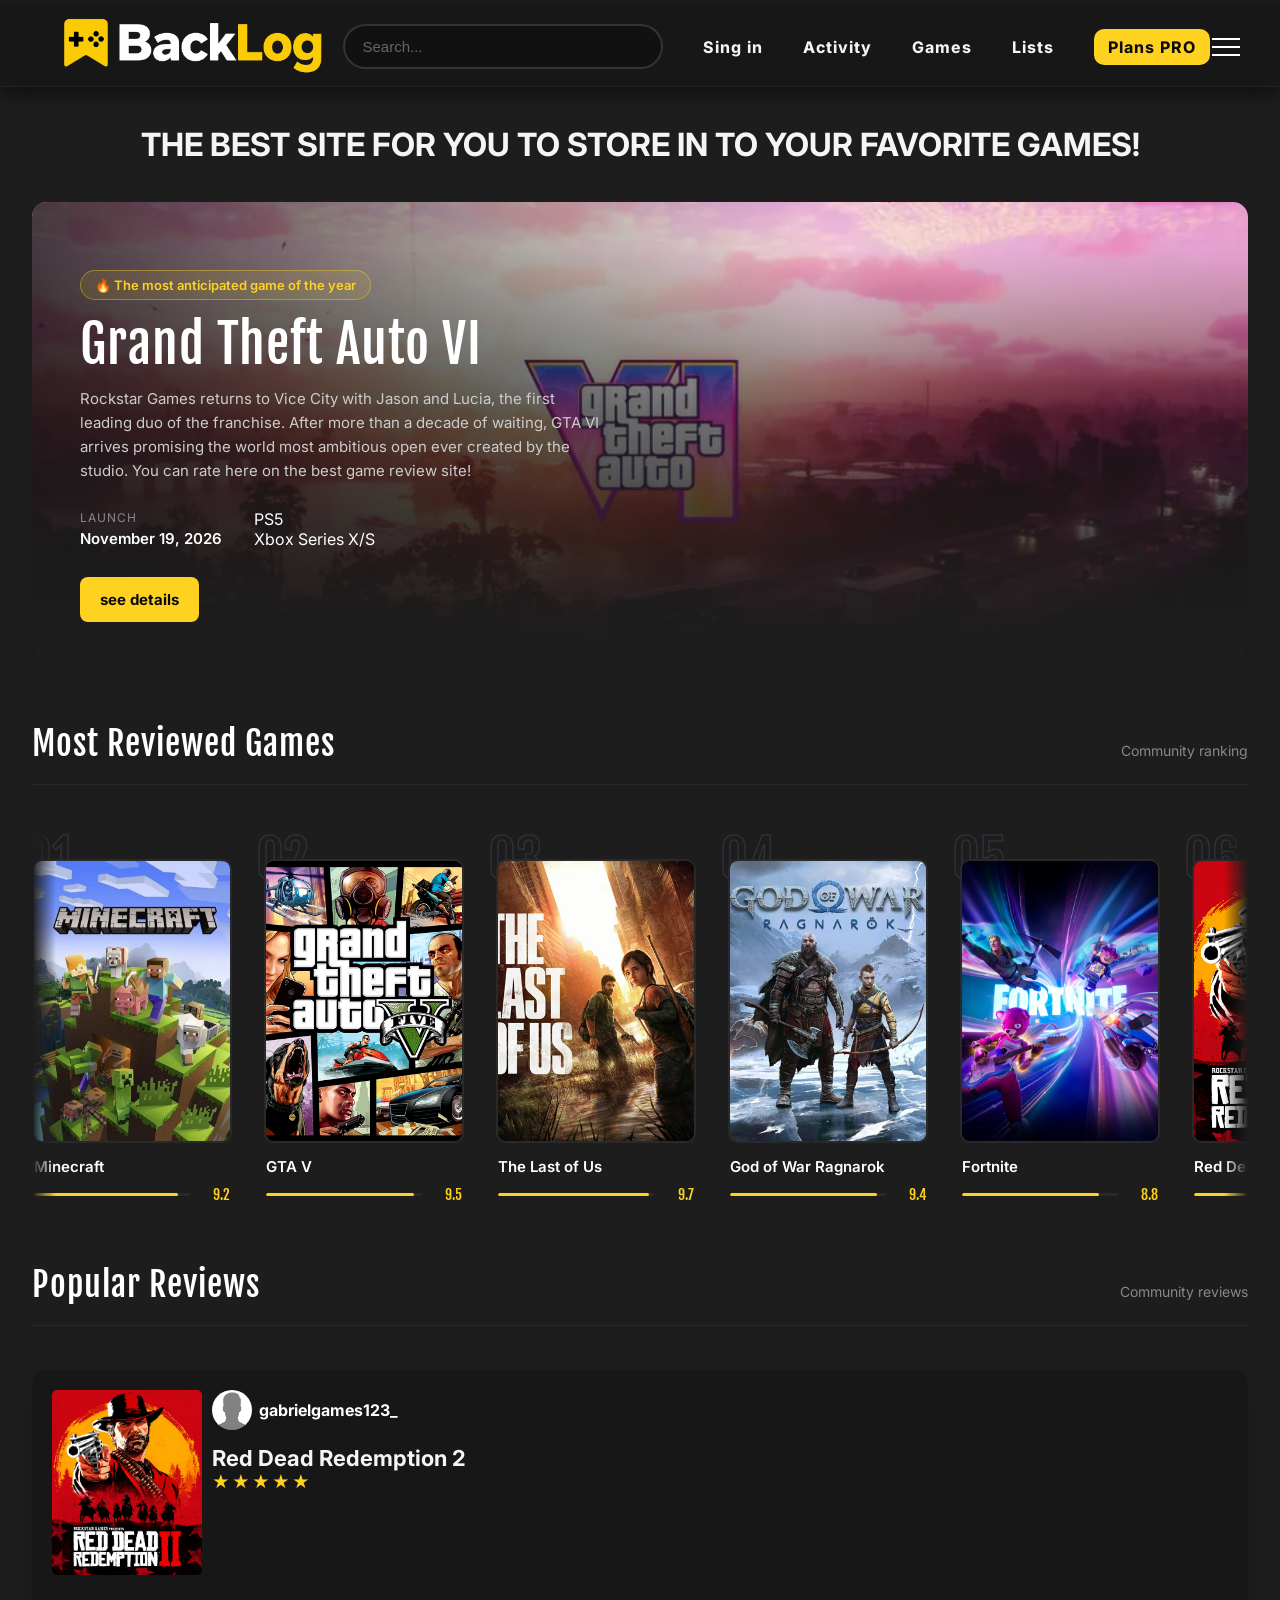
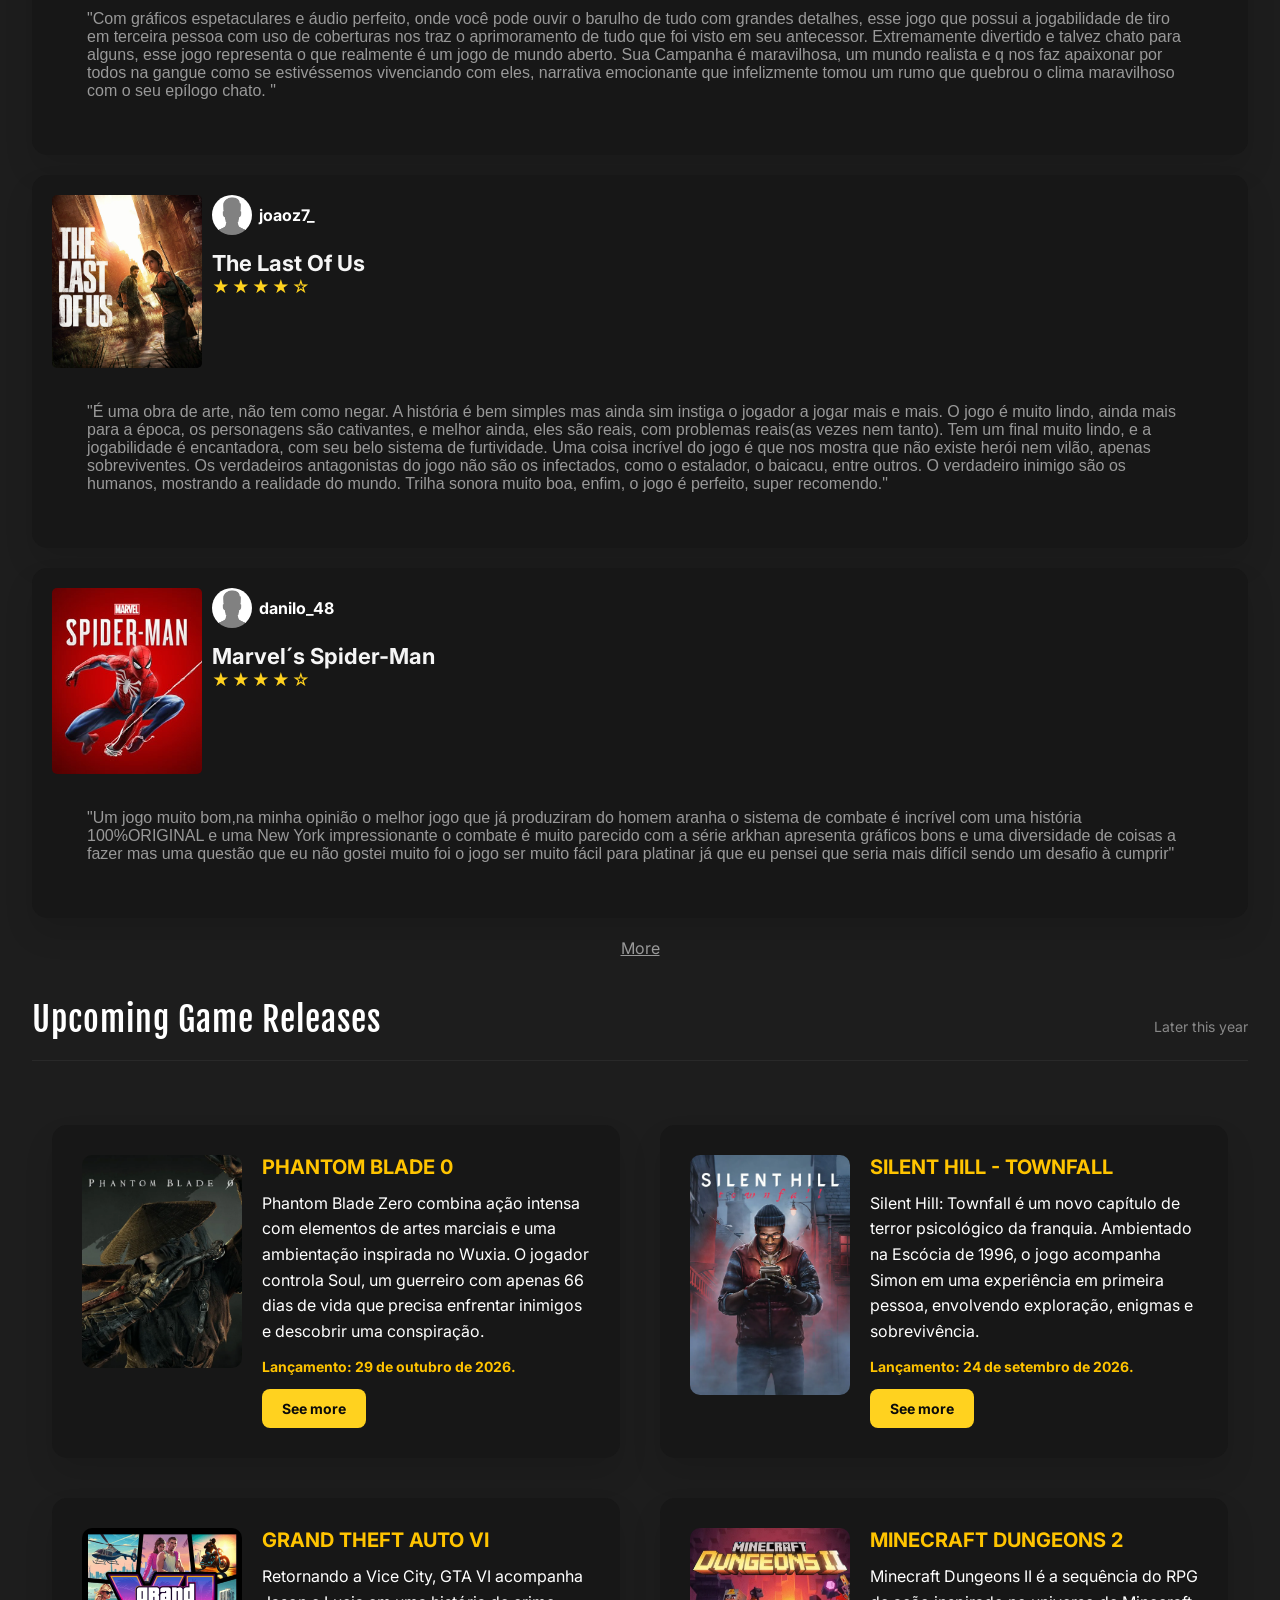
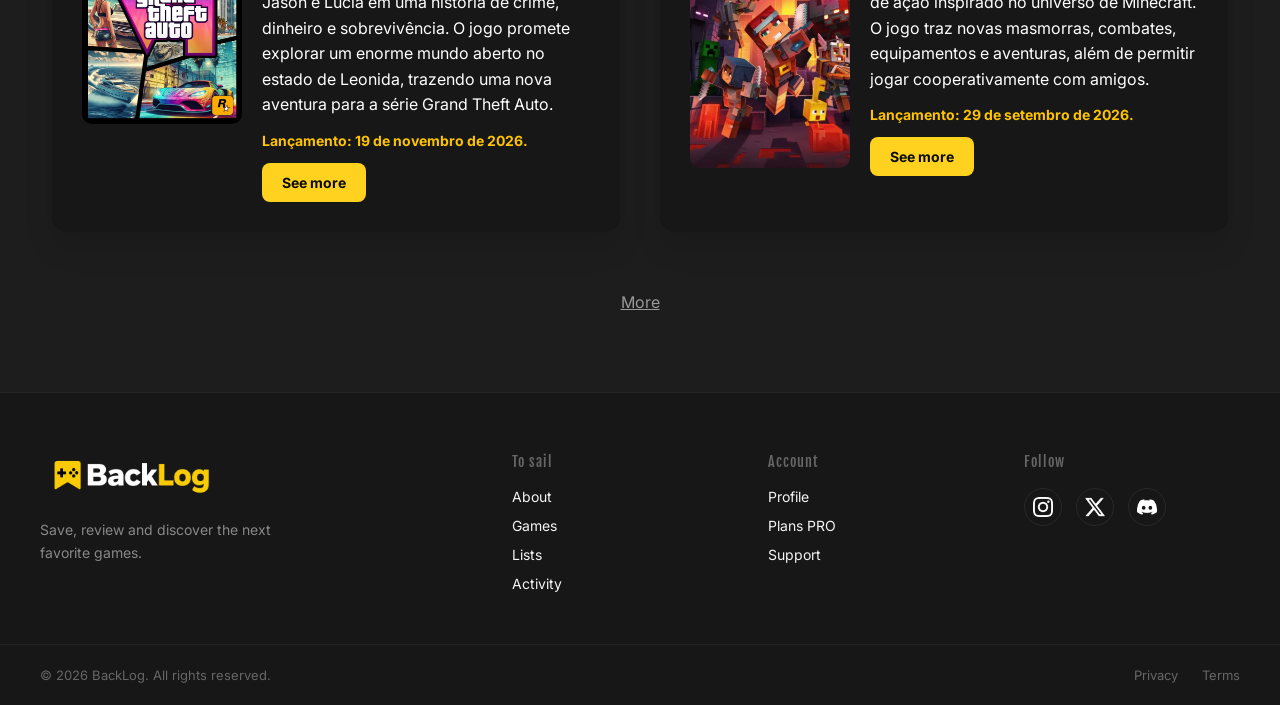
<file: index.html>
<!DOCTYPE html>
<html lang="en">
<head>
    <meta charset="UTF-8">
    <meta name="viewport" content="width=device-width, initial-scale=1.0">
    <link rel="stylesheet" href="css/style.css">
    <link rel="shortcut icon" href="imagens/favicon_2-32x32.png" type="image/x-icon">
    <title>BackLog</title>

    <link rel="preconnect" href="https://fonts.googleapis.com">
    <link rel="preconnect" href="https://fonts.gstatic.com" crossorigin>
    <link href="https://fonts.googleapis.com/css2?family=Fjalla+One&family=Inter:ital,opsz,wght@0,14..32,100..900;1,14..32,100..900&family=Manrope:wght@200..800&family=Plus+Jakarta+Sans:ital,wght@0,200..800;1,200..800&family=Poppins:ital,wght@0,100;0,200;0,300;0,400;0,500;0,600;0,700;0,800;0,900;1,100;1,200;1,300;1,400;1,500;1,600;1,700;1,800;1,900&family=Space+Grotesk:wght@300..700&display=swap" rel="stylesheet">
</head>

<body>

    <nav class="navbar">

        <a href="index.html">
            <img class="logo" src="imagens/logo_transparente.png" alt="logo_BackLog">
        </a>

        <ul class="nav-links">

            <li>
                <input type="search" class="search" placeholder="Search...">
            </li>

            <li><a href="#">Sing in</a></li>
            <li><a href="#">Activity</a></li>
            <li><a href="view/pagina_jogos.html">Games</a></li>
            <li><a href="#">Lists</a></li>

            <li class="botao_unico">
                <a href="#" class="cor_fonte">Plans PRO</a>
            </li>

        </ul>

        <div class="hamburger">
            <span></span>
            <span></span>
            <span></span>
        </div>

    </nav>

    <h1>THE BEST SITE FOR YOU TO STORE IN TO YOUR FAVORITE GAMES!</h1>


    <section class="jogo-destaque">

        <div class="destaque-fundo">
            <img src="imagens/gta62.webp" alt="Grand Theft Auto VI">
            <div class="destaque-overlay"></div>
        </div>

        <div class="destaque-conteudo">

            <span class="destaque-selo">
                🔥 The most anticipated game of the year
            </span>

            <h2>Grand Theft Auto VI</h2>

            <p>
                Rockstar Games returns to Vice City with Jason and Lucia, the first leading duo
                of the franchise. After more than a decade of waiting, GTA VI arrives promising the world
                most ambitious open ever created by the studio. You can rate here on the best game review site!
            </p>

            <div class="destaque-info">

                <div class="destaque-data">
                    <span class="destaque-data-label">launch</span>
                    <span class="destaque-data-valor">November 19, 2026</span>
                </div>

                <div class="lancamento-tags">
                    <span class="tag-plataforma">PS5</span><br>
                    <span class="tag-plataforma">Xbox Series X/S</span>
                </div>

            </div>

            <a href="#" class="destaque-botao">see details</a>

        </div>

    </section>


    <!-- ===== MOST REVIEWED GAMES ===== -->

    <section class="mais-avaliados">

        <div class="cabecalho-secao">
            <h2>Most Reviewed Games</h2>
            <p>Community ranking</p>
        </div>

        <div class="jogos-lista">


            <a class="jogo" href="#">

                <span class="jogo-numero">01</span>

                <div class="jogo-poster">
                    <img src="imagens/capas/minecraf_capa.webp" alt="Minecraft">
                </div>

                <div class="info-jogo">

                    <h3>Minecraft</h3>

                    <div class="jogo-score">
                        <div class="score-barra">
                            <div class="score-fill" style="width:92%"></div>
                        </div>

                        <span class="score-valor">9.2</span>
                    </div>

                </div>

            </a>


            <a class="jogo" href="#">

                <span class="jogo-numero">02</span>

                <div class="jogo-poster">
                    <img src="imagens/capas/gta5_capa.png" alt="GTA 5">
                </div>

                <div class="info-jogo">

                    <h3>GTA V</h3>

                    <div class="jogo-score">
                        <div class="score-barra">
                            <div class="score-fill" style="width:95%"></div>
                        </div>

                        <span class="score-valor">9.5</span>
                    </div>

                </div>

            </a>


            <a class="jogo" href="#">

                <span class="jogo-numero">03</span>

                <div class="jogo-poster">
                    <img src="imagens/capas/tlou_capa.png" alt="The Last of Us">
                </div>

                <div class="info-jogo">

                    <h3>The Last of Us</h3>

                    <div class="jogo-score">
                        <div class="score-barra">
                            <div class="score-fill" style="width:97%"></div>
                        </div>

                        <span class="score-valor">9.7</span>
                    </div>

                </div>

            </a>


            <a class="jogo" href="#">

                <span class="jogo-numero">04</span>

                <div class="jogo-poster">
                    <img src="imagens/capas/gow_ragnarok_capa.jpg" alt="God of War Ragnarok">
                </div>

                <div class="info-jogo">

                    <h3>God of War Ragnarok</h3>

                    <div class="jogo-score">
                        <div class="score-barra">
                            <div class="score-fill" style="width:94%"></div>
                        </div>

                        <span class="score-valor">9.4</span>
                    </div>

                </div>

            </a>


            <a class="jogo" href="#">

                <span class="jogo-numero">05</span>

                <div class="jogo-poster">
                    <img src="imagens/capas/fortnite_capa.webp" alt="Fortnite">
                </div>

                <div class="info-jogo">

                    <h3>Fortnite</h3>

                    <div class="jogo-score">
                        <div class="score-barra">
                            <div class="score-fill" style="width:88%"></div>
                        </div>

                        <span class="score-valor">8.8</span>
                    </div>

                </div>

            </a>


            <a class="jogo" href="#">

                <span class="jogo-numero">06</span>

                <div class="jogo-poster">
                    <img src="imagens/capas/Red_Dead_Redemption_2.png" alt="Red Dead Redemption 2">
                </div>

                <div class="info-jogo">

                    <h3>Red Dead Redemption 2</h3>

                    <div class="jogo-score">
                        <div class="score-barra">
                            <div class="score-fill" style="width:88%"></div>
                        </div>

                        <span class="score-valor">8.9</span>
                    </div>

                </div>

            </a>

        </div>

    </section>


    <!-- ===== POPULAR REVIEWS ===== -->

    <section class="mais-avaliados">

        <div class="cabecalho-secao">
            <h2>Popular Reviews</h2>
            <p>Community reviews</p>
        </div>


        <!-- REVIEW 1 -->

        <div class="review">

<div class="perfil">

    <a href="#">
        <img 
            src="imagens/capas/Red_Dead_Redemption_2.png" 
            alt="Red Dead Redemption 2" 
            class="jogo_review"
        >
    </a>

    <div class="review-usuario">

        <div class="usuario-topo">
            <a href="#">
                <img 
                    src="imagens/default.webp" 
                    alt="Foto de perfil" 
                    class="foto_perfil"
                >
            </a>

            <h3>gabrielgames123_</h3>
        </div>

        <h3 class="jogo-nome">Red Dead Redemption 2</h3>

        <span class="estrelas">★★★★★</span>

    </div>

</div>
            <p class="avaliacao">"Com gráficos espetaculares e áudio perfeito, onde você pode ouvir o barulho de tudo com grandes detalhes, esse jogo que possui a jogabilidade de tiro em terceira pessoa com uso de coberturas nos traz o aprimoramento de tudo que foi visto em seu antecessor.
Extremamente divertido e talvez chato para alguns, esse jogo representa o que realmente é um jogo de mundo aberto.
Sua Campanha é maravilhosa, um mundo realista e q nos faz apaixonar por todos na gangue como se estivéssemos vivenciando com eles, narrativa emocionante que infelizmente tomou um rumo que quebrou o clima maravilhoso com o seu epílogo chato. "</p>
        </div>


        <br>


        <!-- REVIEW 2 -->

        <div class="review">

<div class="perfil">

    <a href="#">
        <img src="imagens/capas/tlou_capa.png" alt="The Last Of Us" class="jogo_review">
    </a>

    <div class="review-usuario">

        <div class="usuario-topo">
            <a href="#">
                <img src="imagens/default.webp" alt="Foto de perfil" class="foto_perfil">
            </a>

            <h3>joaoz7_</h3>
        </div>
            <h3 class="jogo-nome">The Last Of Us</h3> 
        <span class="estrelas">★★★★☆</span>

    </div>

</div>

            <p class="avaliacao">"É uma obra de arte, não tem como negar.
A história é bem simples mas ainda sim instiga o jogador a jogar mais e mais.
O jogo é muito lindo, ainda mais para a época, os personagens são cativantes, e melhor ainda, eles são reais, com problemas reais(as vezes nem tanto).
Tem um final muito lindo, e a jogabilidade é encantadora, com seu belo sistema de furtividade.
Uma coisa incrível do jogo é que nos mostra que não existe herói nem vilão, apenas sobreviventes.
Os verdadeiros antagonistas do jogo não são os infectados, como o estalador, o baicacu, entre outros. O verdadeiro inimigo são os humanos, mostrando a realidade do mundo.
Trilha sonora muito boa, enfim, o jogo é perfeito, super recomendo."</p>

        </div>
<br>

                <div class="review">

<div class="perfil">

    <a href="#">
        <img src="imagens/capas/spiderman.jpg" alt="Marvel´s Spider-Man" class="jogo_review">
    </a>

    <div class="review-usuario">

        <div class="usuario-topo">
            <a href="#">
                <img src="imagens/default.webp" alt="Foto de perfil" class="foto_perfil">
            </a>

            <h3>danilo_48</h3>
        </div>
            <h3 class="jogo-nome">Marvel´s Spider-Man</h3> 
        <span class="estrelas">★★★★☆</span>

    </div>

</div>

            <p class="avaliacao">"Um jogo muito bom,na minha opinião o melhor jogo que já produziram do homem aranha o sistema de combate é incrível com uma história 100%ORIGINAL e uma New York impressionante o combate é muito parecido com a série arkhan apresenta gráficos bons e uma diversidade de coisas a fazer mas uma questão que eu não gostei muito foi o jogo ser muito fácil para platinar já que eu pensei que seria mais difícil sendo um desafio à cumprir"</p>

        </div>
<br>

        <a href="#" class="mais">
            <p class="link">More</p>
        </a>

    </section>

    <section class="mais-avaliados">

        <div class="cabecalho-secao">
            <h2>Upcoming Game Releases</h2>
            <p>Later this year</p>
        </div>

        <div class="container">
            <div class="lancamento">
                <a href="#">
                    <img src="imagens/capas/phantom_blade0_capa.webp" alt="" class="lancamento_img">
                </a>
                <div class="lancamento_texto">
                    <h3>PHANTOM BLADE 0</h3>
                    <p>Phantom Blade Zero combina ação intensa com elementos de artes marciais e uma ambientação inspirada no Wuxia. O jogador controla Soul, um guerreiro com apenas 66 dias de vida que precisa enfrentar inimigos e descobrir uma conspiração.</p>
                    <h4>Lançamento: 29 de outubro de 2026.</h4>
                    <button>See more</button>
                </div>
            </div>

            <div class="lancamento">
                <a href="#">
                    <img src="imagens/capas/silenthill_townfall_capa.webp" alt="" class="lancamento_img">
                </a>
                <div class="lancamento_texto">
                    <H3>SILENT HILL - TOWNFALL</H3>
                    <P>Silent Hill: Townfall é um novo capítulo de terror psicológico da franquia. Ambientado na Escócia de 1996, o jogo acompanha Simon em uma experiência em primeira pessoa, envolvendo exploração, enigmas e sobrevivência.</P>
                    <h4>Lançamento: 24 de setembro de 2026.</h4>
                    <button>See more</button>
                </div>
            </div>
        </div>

                <div class="container">
            <div class="lancamento">
                <a href="#">
                    <img src="imagens/capas/gta6_capa.webp" alt="" class="lancamento_img">
                </a>
                <div class="lancamento_texto">
                    <h3>GRAND THEFT AUTO VI</h3>
                    <p>Retornando a Vice City, GTA VI acompanha Jason e Lucia em uma história de crime, dinheiro e sobrevivência. O jogo promete explorar um enorme mundo aberto no estado de Leonida, trazendo uma nova aventura para a série Grand Theft Auto.</p>
                    <h4>Lançamento: 19 de novembro de 2026.</h4>
                    <button>See more</button>
                </div>
            </div>

            <div class="lancamento">
                <a href="#">
                    <img src="imagens/capas/mine_dungeons2.webp" alt="" class="lancamento_img">
                </a>
                <div class="lancamento_texto">
                    <H3>MINECRAFT DUNGEONS 2</H3>
                    <P>Minecraft Dungeons II é a sequência do RPG de ação inspirado no universo de Minecraft. O jogo traz novas masmorras, combates, equipamentos e aventuras, além de permitir jogar cooperativamente com amigos.</P>
                    <h4>Lançamento: 29 de setembro de 2026.</h4>
                    <button>See more</button>
                </div>
            </div>
        </div>

    </section>

        <a href="#" class="mais">
            <p class="link">More</p>
        </a>

    <footer class="rodape">

        <div class="rodape-topo">

            <div class="rodape-marca">

                <img
                    class="rodape-logo"
                    src="imagens/logo_transparente.png"
                    alt="logo_BackLog"
                >

                <p>
                    Save, review and discover the next favorite games.
                </p>

            </div>


            <div class="rodape-coluna">

                <h4>To sail</h4>

                <a href="#">About</a>
                <a href="view/pagina_jogos.html">Games</a>
                <a href="#">Lists</a>
                <a href="#">Activity</a>

            </div>


            <div class="rodape-coluna">

                <h4>Account</h4>

                <a href="#">Profile</a>
                <a href="#">Plans PRO</a>
                <a href="#">Support</a>

            </div>


            <div class="rodape-coluna">

                <h4>Follow</h4>

                <div class="rodape-social">

                    <a href="#">
                        <img
                            class="social"
                            src="imagens/instagram (1).png"
                            alt="Instagram"
                        >
                    </a>

                    <a href="#">
                        <img
                            class="social"
                            src="imagens/twitter-alt.png"
                            alt="Twitter"
                        >
                    </a>

                    <a href="#">
                        <img
                            class="social"
                            src="imagens/discord.png"
                            alt="Discord"
                        >
                    </a>

                </div>

            </div>

        </div>


        <div class="rodape-base">

            <p>
                &copy; 2026 BackLog. All rights reserved.
            </p>

            <div class="rodape-legal">

                <a href="#">Privacy</a>
                <a href="#">Terms</a>

            </div>

        </div>

    </footer>

</body>
</html>
</file>
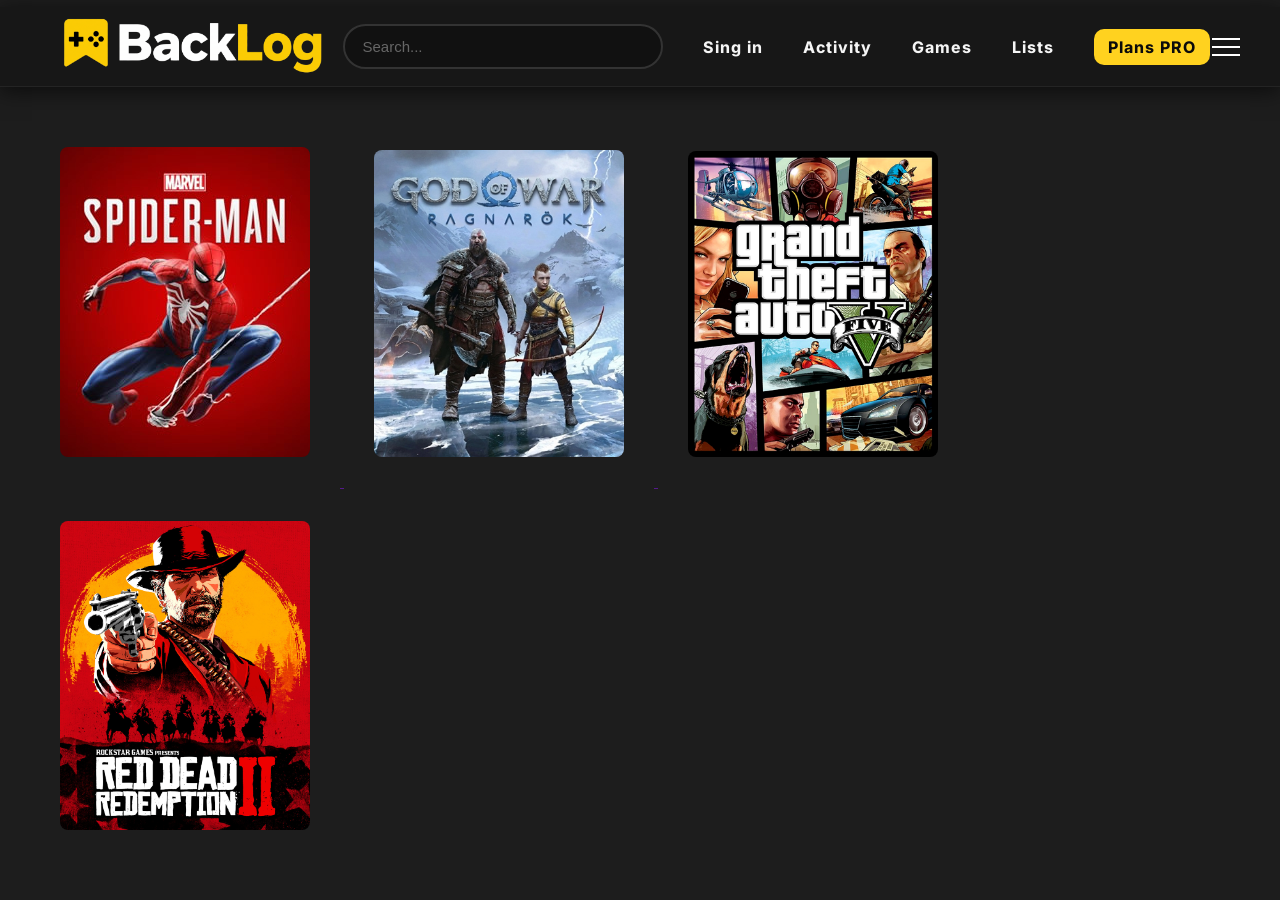
<file: view/pagina_jogos.html>
<!DOCTYPE html>
<html lang="en">
<head>
    <meta charset="UTF-8">
    <meta name="viewport" content="width=device-width, initial-scale=1.0">
    <link rel="stylesheet" href="../view/css_paginaJogos/style.css">
    <link rel="shortcut icon" href="../imagens/favicon_2-32x32.png" type="image/x-icon">
    <link rel="preconnect" href="https://fonts.googleapis.com">
    <link rel="preconnect" href="https://fonts.gstatic.com" crossorigin>
    <link href="https://fonts.googleapis.com/css2?family=Fjalla+One&family=Inter:ital,opsz,wght@0,14..32,100..900;1,14..32,100..900&family=Manrope:wght@200..800&family=Plus+Jakarta+Sans:ital,wght@0,200..800;1,200..800&family=Poppins:ital,wght@0,100;0,200;0,300;0,400;0,500;0,600;0,700;0,800;0,900;1,100;1,200;1,300;1,400;1,500;1,600;1,700;1,800;1,900&family=Space+Grotesk:wght@300..700&display=swap" rel="stylesheet">
    <title>BackLog - Games</title>
</head>
<body>
    <nav class="navbar">

        <a href="../index.html">
            <img class="logo" src="../imagens/logo_transparente.png" alt="logo_BackLog">
        </a>

        <ul class="nav-links">

            <li>
                <input type="search" class="search" placeholder="Search...">
            </li>

            <li><a href="#">Sing in</a></li>
            <li><a href="#">Activity</a></li>
            <li><a href="pagina_jogos.html">Games</a></li>
            <li><a href="#">Lists</a></li>

            <li class="botao_unico">
                <a href="#" class="cor_fonte">Plans PRO</a>
            </li>

        </ul>

        <div class="hamburger">
            <span></span>
            <span></span>
            <span></span>
        </div>

    </nav>

    <div class="avaliados-semana">
        <a href="">
            <img src="../imagens/capas/spiderman.jpg" alt="">
        </a>

        <a href="">
            <img src="../imagens/capas/gow_ragnarok_capa.jpg" alt="">
        </a>

        <a href="">
            <img src="../imagens/capas/gta5_capa.png" alt="">
        </a>

        <a href="">
            <img src="../imagens/capas/Red_Dead_Redemption_2.png" alt="">
        </a>
    </div>

</body>
</html>
</file>
<file: css/style.css>
* {
    margin: 0;
    padding: 0;
    box-sizing: border-box;
}


body {
    font-family: 'Inter', sans-serif;
    background-color: #1D1D1D;
}


h1 {
    color: whitesmoke;
    padding: 18px;
    margin-top: 20px;
    text-align: center;
}


h2, h3 {
    color: whitesmoke;
    padding: 18px;
    margin-top: 20px;
}


p {
    color: white;
}


/* ===== NAVBAR ===== */

.navbar {
    background-color: #171717;
    display: flex;
    align-items: center;
    justify-content: space-between;
    height: 80px;
    padding: 0 40px;
    border-bottom: 1px solid #242424;
    box-shadow: 0 4px 20px rgba(0, 0, 0, 0.6);
    margin-top: 7px;
}


.logo {
    width: 300px;
}


/* Menu */

.nav-links {
    display: flex;
    align-items: center;
    gap: 40px;
    list-style: none;
}


.nav-links a {
    text-decoration: none;
    color: whitesmoke;
    font-size: 16px;
    transition: 0.2s;
    font-weight: 750;
    letter-spacing: 1px;
}


.nav-links a:hover {
    color: #ffb800;
}


/* Menu hamburguer */

.hamburger {
    display: flex;
    flex-direction: column;
    gap: 6px;
    cursor: pointer;
}


.hamburger span {
    width: 28px;
    height: 2px;
    background-color: white;
}


/* ===== BOTÃO PRO ===== */

.botao_unico {
    background-color: #FFD21F;
    border-radius: 10px;
    padding: 8px 14px;
    transition: 0.2s;
}


.botao_unico:hover {
    background-color: #FFC400;
}


.botao_unico a {
    color: #0B0B0B;
}


.botao_unico a:hover {
    color: white;
}


/* ===== CAPAS ===== */

.capas {
    width: 250px;
    padding: 20px;
    margin-top: 20px;
    border-radius: 5px;
}


/* ===== SEARCH ===== */

.search {
    width: 320px;
    padding: 12px 18px;
    background: #111;
    color: white;
    border: 2px solid #333;
    border-radius: 25px;
    outline: none;
    font-size: 15px;
    transition: 0.3s;
}

.search:hover {
    border-color: #555;
}


.search:focus {
    border-color: #FFD21F;
    box-shadow: 0 0 15px rgba(255, 210, 31, 0.3);
}


.search::placeholder {
    color: #666;
}


/* ===== MOST REVIEWED GAMES ===== */

.mais-avaliados {
    width: 95%;
    max-width: 1400px;
    margin: 40px auto;
}


.cabecalho-secao {
    display: flex;
    align-items: baseline;
    justify-content: space-between;
    gap: 20px;
    margin-bottom: 44px;
    border-bottom: 1px solid #292929;
    padding-bottom: 20px;
}


.cabecalho-secao h2 {
    font-family: 'Fjalla One', sans-serif;
    font-weight: 400;
    font-size: clamp(26px, 3vw, 34px);
    letter-spacing: 1px;
    color: white;
    padding: 0;
    margin: 0;
}


.cabecalho-secao p {
    color: #888;
    font-size: 14px;
    margin: 0;
    white-space: nowrap;
}


.jogos-lista {
    display: flex;
    gap: 32px;
    overflow-x: auto;
    padding: 30px 4px 20px;
    scroll-snap-type: x proximity;

    -webkit-mask-image: linear-gradient(
        90deg,
        transparent,
        black 24px,
        black calc(100% - 24px),
        transparent
    );

    mask-image: linear-gradient(
        90deg,
        transparent,
        black 24px,
        black calc(100% - 24px),
        transparent
    );

    scrollbar-width: none;
}


.jogos-lista::-webkit-scrollbar {
    display: none;
}


.jogo {
    position: relative;
    flex: 0 0 200px;
    text-decoration: none;
    display: block;
    scroll-snap-align: start;
    border-radius: 4px;
}


.jogo:focus-visible {
    outline: 2px solid #FFD21F;
    outline-offset: 6px;
}


.jogo-numero {
    position: absolute;
    top: -26px;
    left: -8px;
    font-family: 'Fjalla One', sans-serif;
    font-size: 54px;
    line-height: 1;
    color: transparent;
    -webkit-text-stroke: 1.5px #2E3138;
    z-index: 0;
    transition: -webkit-text-stroke-color 0.35s ease;
    pointer-events: none;
}


.jogo:hover .jogo-numero,
.jogo:focus-visible .jogo-numero {
    -webkit-text-stroke: 1.5px #FFD21F;
}


.jogo-poster {
    position: relative;
    z-index: 1;
    border-radius: 10px;
    overflow: hidden;
    background-color: #171717;
    border: 2px solid #292929;
    transition: 0.3s;
}


.jogo:hover .jogo-poster,
.jogo:focus-visible .jogo-poster {
    transform: translateY(-8px);
    border-color: #FFD21F;
    box-shadow: 0 16px 30px rgba(0, 0, 0, 0.5);
}


.jogo-poster img {
    width: 100%;
    height: 280px;
    object-fit: cover;
    display: block;
}


.info-jogo {
    padding: 14px 2px 0;
}


.info-jogo h3 {
    font-family: 'Inter', sans-serif;
    color: white;
    font-size: 15px;
    font-weight: 600;
    padding: 0;
    margin: 0 0 10px;
    white-space: nowrap;
    overflow: hidden;
    text-overflow: ellipsis;
}


.jogo-score {
    display: flex;
    align-items: center;
    gap: 10px;
}


.score-barra {
    flex: 1;
    height: 3px;
    background-color: #292929;
    border-radius: 2px;
    overflow: hidden;
}


.score-fill {
    height: 100%;
    background-color: #FFD21F;
    border-radius: 2px;
}


.score-valor {
    font-family: 'Fjalla One', sans-serif;
    font-size: 14px;
    color: #FFD21F;
    min-width: 30px;
    text-align: right;
}


/* ===== FOOTER ===== */

.rodape {
    margin-top: 80px;
    border-top: 1px solid #242424;
    background-color: #171717;
}


.rodape-topo {
    max-width: 1400px;
    margin: 0 auto;
    padding: 60px 40px 40px;
    display: grid;
    grid-template-columns: 2fr 1fr 1fr 1fr;
    gap: 40px;
}


.rodape-marca .rodape-logo {
    width: 180px;
    margin-bottom: 16px;
}


.rodape-marca p {
    color: #888;
    font-size: 14px;
    line-height: 1.6;
    max-width: 280px;
}


.rodape-coluna h4 {
    font-family: 'Fjalla One', sans-serif;
    font-weight: 400;
    font-size: 14px;
    letter-spacing: 1px;
    color: #666;
    margin-bottom: 18px;
    padding: 0;
}


.rodape-coluna a {
    display: block;
    color: whitesmoke;
    text-decoration: none;
    font-size: 14px;
    margin-bottom: 12px;
    width: fit-content;
    transition: 0.2s;
}


.rodape-coluna a:hover {
    color: #FFD21F;
}


.rodape-social {
    display: flex;
    gap: 14px;
}


.rodape-social a {
    width: 38px;
    height: 38px;
    border-radius: 50%;
    border: 1px solid #292929;
    display: flex;
    align-items: center;
    justify-content: center;
    margin-bottom: 0;
    transition: 0.2s;
}


.rodape-social a:hover {
    border-color: #FFD21F;
    background-color: rgba(255, 210, 31, 0.08);
}


.rodape-social svg {
    width: 16px;
    height: 16px;
    fill: whitesmoke;
}


.rodape-base {
    max-width: 1400px;
    margin: 0 auto;
    padding: 22px 40px;
    border-top: 1px solid #242424;
    display: flex;
    align-items: center;
    justify-content: space-between;
    flex-wrap: wrap;
    gap: 12px;
}


.rodape-base p {
    color: #666;
    font-size: 13px;
}


.rodape-legal {
    display: flex;
    gap: 24px;
}


.rodape-legal a {
    color: #666;
    text-decoration: none;
    font-size: 13px;
    transition: 0.2s;
}


.rodape-legal a:hover {
    color: #FFD21F;
}


.social {
    width: 20px;
}


/* ===== JOGO DESTAQUE ===== */

.jogo-destaque {
    position: relative;
    width: 95%;
    max-width: 1400px;
    height: 460px;
    margin: 20px auto 60px;
    border-radius: 15px;
    overflow: hidden;
    display: flex;
    align-items: flex-end;
}


.destaque-fundo {
    position: absolute;
    inset: 0;
    z-index: 0;
}


.destaque-fundo img {
    width: 100%;
    height: 100%;
    object-fit: cover;
    display: block;
}


.destaque-overlay {
    position: absolute;
    inset: 0;

    background:
        linear-gradient(
            to top,
            #1D1D1D 5%,
            rgba(29, 29, 29, 0.55) 55%,
            transparent 90%
        ),
        linear-gradient(
            to right,
            rgba(13, 13, 13, 0.75) 0%,
            transparent 65%
        );
}


.destaque-conteudo {
    position: relative;
    z-index: 1;
    padding: 40px 48px;
    max-width: 620px;
}


.destaque-selo {
    display: inline-block;
    font-size: 13px;
    font-weight: 600;
    color: #FFD21F;
    background-color: rgba(255, 210, 31, 0.1);
    border: 1px solid rgba(255, 210, 31, 0.4);
    border-radius: 20px;
    padding: 6px 14px;
    margin-bottom: 18px;
}


.destaque-conteudo h2 {
    font-family: 'Fjalla One', sans-serif;
    font-weight: 400;
    font-size: clamp(34px, 5vw, 52px);
    letter-spacing: 1px;
    color: white;
    padding: 0;
    margin: 0 0 14px;
    line-height: 1.05;
}


.destaque-conteudo p {
    color: #ccc;
    font-size: 15px;
    line-height: 1.6;
    margin-bottom: 26px;
}


.destaque-info {
    display: flex;
    align-items: center;
    gap: 32px;
    margin-bottom: 28px;
}


.destaque-data {
    display: flex;
    flex-direction: column;
    gap: 4px;
}


.destaque-data-label {
    font-size: 12px;
    text-transform: uppercase;
    letter-spacing: 1px;
    color: #888;
}


.destaque-data-valor {
    font-size: 15px;
    font-weight: 600;
    color: white;
}


.destaque-botao {
    display: inline-block;
    background-color: #FFD21F;
    color: #0B0B0B;
    font-weight: 700;
    font-size: 15px;
    text-decoration: none;
    padding: 13px 20px;
    border-radius: 8px;
    transition: 0.2s;
}


.destaque-botao:hover {
    background-color: #FFC400;
    transform: translateY(-2px);
}


.tag-plataforma {
    color: white;
}

/* ===== REVIEWS ===== */

.review {
    background-color: #171717;
    padding: 20px;
    border-radius: 15px;
    box-shadow: 0 16px 30px rgba(0, 0, 0, 0.1);
}


.review:hover {
    transform: translateY(-4px);
}


/* Linha principal da review */

.perfil {
    display: flex;
    align-items: flex-start;
    gap: 10px;
    margin-bottom: 10px;
}

.review-usuario {
    display: flex;
    flex-direction: column;
    gap: 3px;
}

.usuario-topo {
    display: flex;
    align-items: center;
    gap: 7px;
}

.usuario-topo h3 {
    color: white;
    font-size: 16px;
    padding: 0;
    margin: 0;
}

.foto_perfil {
    width: 40px;
    height: 40px;
    border-radius: 50%;
    display: block;
}

.jogo-nome {
    font-size: 22px;
    padding: 0;
    margin: 0;
    margin-top: 12px;
}

.estrelas {
    color: #FFD21F;
    font-size: 17px;
    letter-spacing: 2px;
    padding: 0;
    line-height: 1;
}

.jogo_review {
    width: 150px;
    border-radius: 5px;
    display: block;
}

.avaliacao {
    margin: 35px;
    font-family: 'Lucida Sans', 'Lucida Sans Regular', 'Lucida Grande', 'Lucida Sans Unicode', Geneva, Verdana, sans-serif;
}

.mais {
    text-align: center;
}

.mais, p {
    color: #999;
}

.link:hover {
    color: #ffb800;
}


/* ===== UPCOMING GAME RELEASES ===== */

.container {
    display: flex;
}

.lancamento:hover {
    transform: translateY(-4px);
}

.lancamento {
    background-color: #171717;
    padding: 30px;
    border-radius: 15px;
    margin: 20px;
    width: 750PX;
    box-shadow: 0 16px 30px rgba(0, 0, 0, 0.1);
    display: flex;
    align-items: flex-start;
    gap: 20px;
}

.lancamento_img {
    width: 160px;
    border-radius: 10px;
    flex-shrink: 0;
    display: block;
}

.lancamento_texto {
    flex: 1;
}

.lancamento_texto h3 {
    padding: 0;
    margin: 0 0 12px;
    font-size: 20px;
    color: #FFC400;
}

.lancamento_texto p {
    color: white;
    line-height: 1.6;
}

.lancamento_texto h4 {
    padding: 0;
    margin: 14px 0;
    font-size: 14px;
    color: #FFC400;
}

.lancamento_texto button {
    background-color: #FFD21F;
    color: #0B0B0B;
    font-family: 'Inter', sans-serif;
    font-weight: 700;
    font-size: 14px;
    border: none;
    border-radius: 8px;
    padding: 11px 20px;
    cursor: pointer;
    transition: 0.2s;
}

.lancamento_texto button:hover {
    background-color: #FFC400;
}
</file>
<file: view/css_paginaJogos/style.css>
* {
    margin: 0;
    padding: 0;
    box-sizing: border-box;
}


body {
    font-family: 'Inter', sans-serif;
    background-color: #1D1D1D;
}


h1 {
    color: whitesmoke;
    padding: 18px;
    margin-top: 20px;
    text-align: center;
}


h2, h3 {
    color: whitesmoke;
    padding: 18px;
    margin-top: 20px;
}


p {
    color: white;
}

.navbar {
    background-color: #171717;
    display: flex;
    align-items: center;
    justify-content: space-between;
    height: 80px;
    padding: 0 40px;
    border-bottom: 1px solid #242424;
    box-shadow: 0 4px 20px rgba(0, 0, 0, 0.6);
    margin-top: 7px;
}


.logo {
    width: 300px;
}


/* Menu */

.nav-links {
    display: flex;
    align-items: center;
    gap: 40px;
    list-style: none;
}


.nav-links a {
    text-decoration: none;
    color: whitesmoke;
    font-size: 16px;
    transition: 0.2s;
    font-weight: 750;
    letter-spacing: 1px;
}


.nav-links a:hover {
    color: #ffb800;
}


/* Menu hamburguer */

.hamburger {
    display: flex;
    flex-direction: column;
    gap: 6px;
    cursor: pointer;
}


.hamburger span {
    width: 28px;
    height: 2px;
    background-color: white;
}


/* ===== BOTÃO PRO ===== */

.botao_unico {
    background-color: #FFD21F;
    border-radius: 10px;
    padding: 8px 14px;
    transition: 0.2s;
}


.botao_unico:hover {
    background-color: #FFC400;
}


.botao_unico a {
    color: #0B0B0B;
}


.botao_unico a:hover {
    color: white;
}

.search {
    width: 320px;
    padding: 12px 18px;
    background: #111;
    color: white;
    border: 2px solid #333;
    border-radius: 25px;
    outline: none;
    font-size: 15px;
    transition: 0.3s;
}

.search:hover {
    border-color: #555;
}


.search:focus {
    border-color: #FFD21F;
    box-shadow: 0 0 15px rgba(255, 210, 31, 0.3);
}

.search::placeholder {
    color: #666;
}

.avaliados-semana {
    padding: 30px;
}

.avaliados-semana img {
    width: 250px;
    border-radius: 8px;
    margin: 30px;
    transition: 0.3s;
}

.avaliados-semana img:hover {
    border: 5px;
    border-color: #FFC400;
    transition: 0.3s;
    transform: translateY(-3px);
}
</file>
